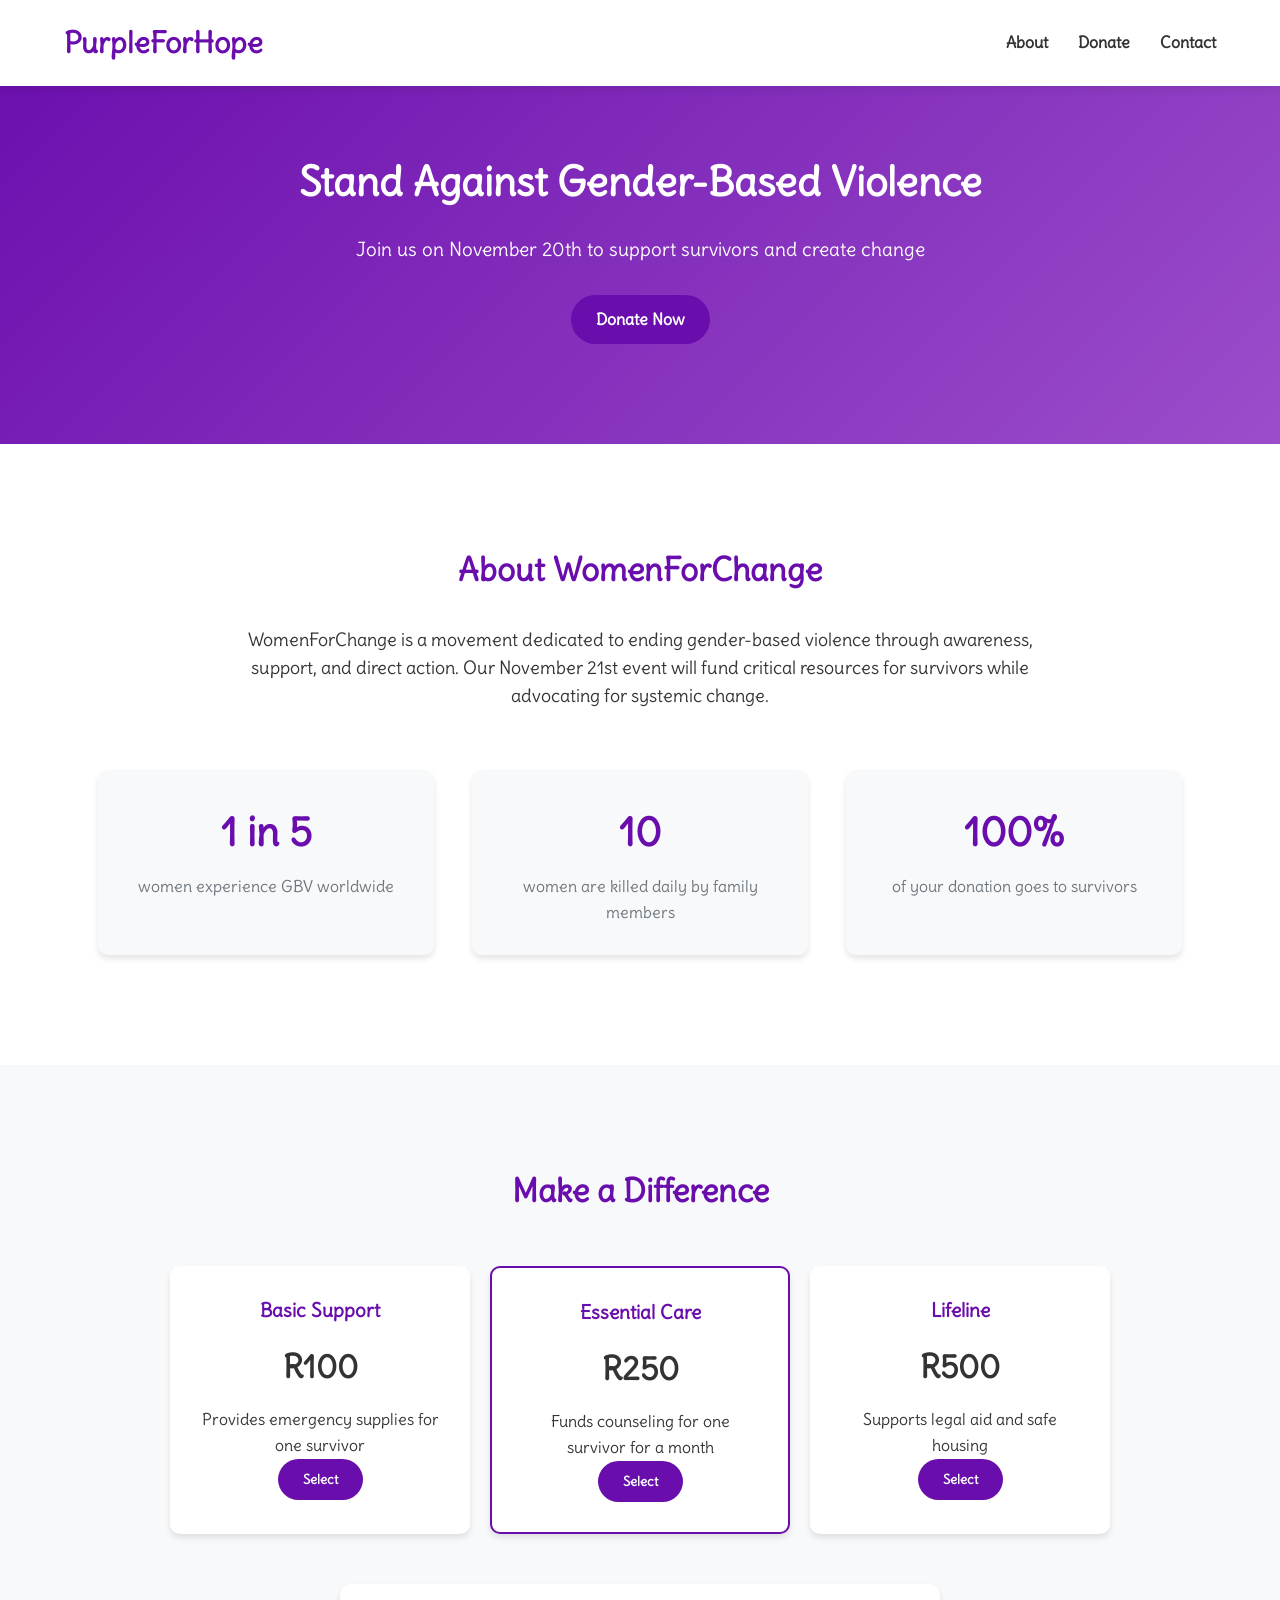
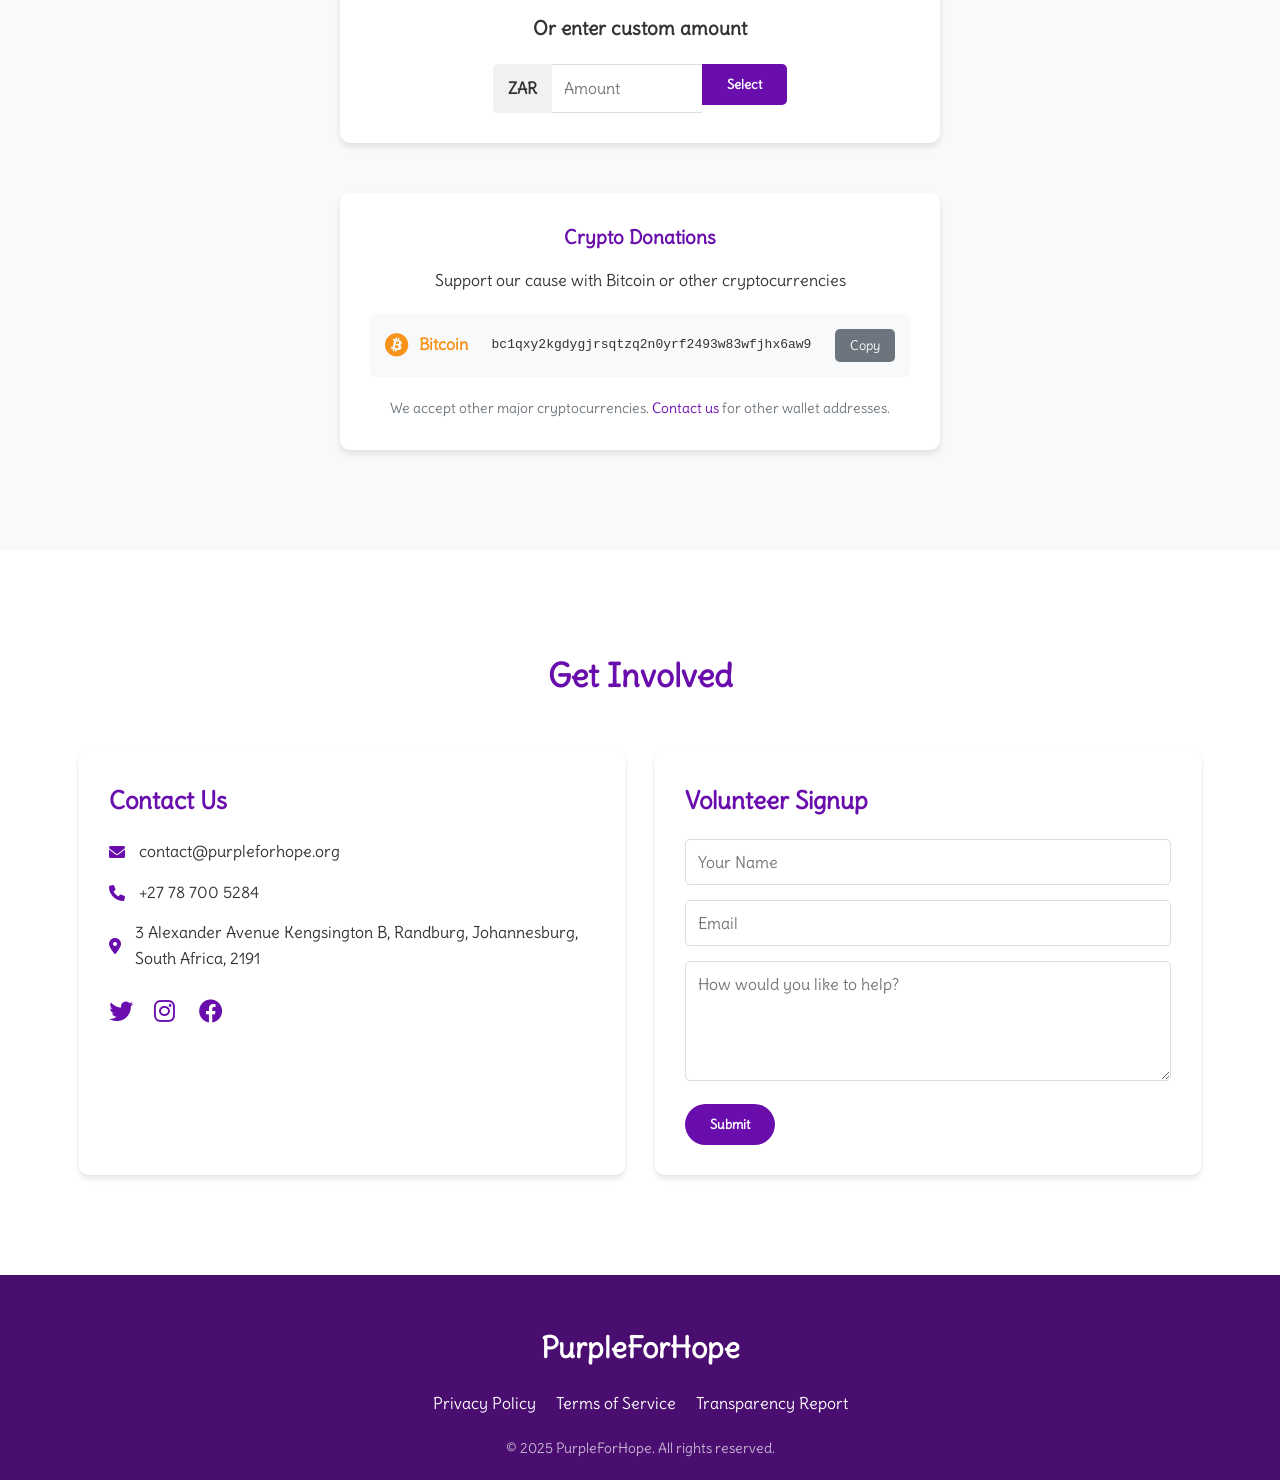
<file: index.html>
<!DOCTYPE html>
<html lang="en">
<head>
    <meta charset="UTF-8">
    <meta name="viewport" content="width=device-width, initial-scale=1.0">
    <title>Purple Hope - GBV Fundraiser</title>
    <link rel="stylesheet" href="style.css">
    <link rel="stylesheet" href="https://cdnjs.cloudflare.com/ajax/libs/font-awesome/6.0.0/css/all.min.css">
</head>
<body>
    <header class="header">
        <div class="container">
            <h1 class="logo">PurpleForHope</h1>
            <nav class="nav">
                <ul>
                    <li><a href="#about">About</a></li>
                    <li><a href="#donate">Donate</a></li>
                    <li><a href="#contact">Contact</a></li>
                </ul>
            </nav>
        </div>
    </header>

    <section class="hero">
        <div class="container">
            <div class="hero-content">
                <h2>Stand Against Gender-Based Violence</h2>
                <p>Join us on November 20th to support survivors and create change</p>
                <a href="#donate" class="btn">Donate Now</a>
            </div>
        </div>
    </section>

    <section id="about" class="about">
        <div class="container">
            <h2>About WomenForChange</h2>
            <p>WomenForChange is a movement dedicated to ending gender-based violence through awareness, support, and direct action. Our November 21st event will fund critical resources for survivors while advocating for systemic change.</p>
            <div class="stats">
                <div class="stat-item">
                    <div class="stat-number">1 in 5</div>
                    <div class="stat-label">women experience GBV worldwide</div>
                </div>
                <div class="stat-item">
                    <div class="stat-number">10</div>
                    <div class="stat-label">women are killed daily by family members</div>
                </div>
                <div class="stat-item">
                    <div class="stat-number">100%</div>
                    <div class="stat-label">of your donation goes to survivors</div>
                </div>
            </div>
        </div>
    </section>

    <section id="donate" class="donate">
        <div class="container">
            <h2>Make a Difference</h2>
            <div class="donation-options">
                <div class="donation-card">
                    <h3>Basic Support</h3>
                    <p class="amount">R100</p>
                    <p>Provides emergency supplies for one survivor</p>
                    <a href="payment.html"><button class="btn">Select</button></a>
                </div>
                <div class="donation-card highlight">
                    <h3>Essential Care</h3>
                    <p class="amount">R250</p>
                    <p>Funds counseling for one survivor for a month</p>
                    <a href="payment.html"><button class="btn">Select</button></a>
                </div>
                <div class="donation-card">
                    <h3>Lifeline</h3>
                    <p class="amount">R500</p>
                    <p>Supports legal aid and safe housing</p>
                    <a href="payment.html"><button class="btn">Select</button></a>
                </div>
            </div>
            <div class="custom-donation">
                <h3>Or enter custom amount</h3>
                <div class="input-group">
                    <span>ZAR</span>
                    <input type="number" placeholder="Amount" min="1">
                    <a href="payment.html"><button class="btn">Select</button></a>
                </div>
            </div>
            <div class="crypto-donation">
                <h3>Crypto Donations</h3>
                <p>Support our cause with Bitcoin or other cryptocurrencies</p>
                <div class="crypto-address">
                    <div class="crypto-type">
                        <i class="fab fa-bitcoin"></i>
                        <span>Bitcoin</span>
                    </div>
                    <div class="address">bc1qxy2kgdygjrsqtzq2n0yrf2493w83wfjhx6aw9</div>
                    <button class="btn-copy">Copy</button>
                </div>
                <p class="note">We accept other major cryptocurrencies. <a href="#contact">Contact us</a> for other wallet addresses.</p>
            </div>
        </div>
    </section>

    <section id="contact" class="contact">
        <div class="container">
            <h2>Get Involved</h2>
            <div class="contact-content">
                <div class="contact-info">
                    <h3>Contact Us</h3>
                    <p><i class="fas fa-envelope"></i> contact@purpleforhope.org</p>
                    <p><i class="fas fa-phone"></i> +27 78 700 5284</p>
                    <p><i class="fas fa-map-marker-alt"></i>3 Alexander Avenue Kengsington B, Randburg, Johannesburg, South Africa, 2191</p>
                    <div class="social-links">
                        <a href="#"><i class="fab fa-twitter"></i></a>
                        <a href="#"><i class="fab fa-instagram"></i></a>
                        <a href="#"><i class="fab fa-facebook"></i></a>
                    </div>
                </div>
                <div class="volunteer-form">
                    <h3>Volunteer Signup</h3>
                    <form>
                        <input type="text" placeholder="Your Name" required>
                        <input type="email" placeholder="Email" required>
                        <textarea placeholder="How would you like to help?"></textarea>
                        <button type="submit" class="btn">Submit</button>
                    </form>
                </div>
            </div>
        </div>
    </section>

    <footer class="footer">
        <div class="container">
            <div class="footer-content">
                <div class="footer-logo">PurpleForHope</div>
                <div class="footer-links">
                    <a href="#">Privacy Policy</a>
                    <a href="#">Terms of Service</a>
                    <a href="#">Transparency Report</a>
                </div>
                <div class="copyright">
                    &copy; 2025 PurpleForHope. All rights reserved.
                </div>
            </div>
        </div>
    </footer>

    <script src="script.js"></script>
<!--  -->
</body>
</html>
</file>
<file: style.css>
@import url('https://fonts.googleapis.com/css2?family=Delius&display=swap');


:root {
    --primary-color: #6a0dad;
    --primary-light: #9b4dca;
    --primary-dark: #4a0d70;
    --secondary-color: #ff6b6b;
    --light-color: #f8f9fa;
    --dark-color: #333;
    --gray-color: #6c757d;
}



* {
    margin: 0;
    padding: 0;
    box-sizing: border-box;
    font-family: 'Delius', Tahoma, Geneva, Verdana, sans-serif;
}

body {
    line-height: 1.6;
    color: var(--dark-color);
    background-color: #fff;
}

.container {
    width: 90%;
    max-width: 1200px;
    margin: 0 auto;
    padding: 0 15px;
}

.btn {
    display: inline-block;
    background-color: var(--primary-color);
    color: white;
    padding: 12px 25px;
    border-radius: 30px;
    text-decoration: none;
    font-weight: 600;
    transition: all 0.3s ease;
    border: none;
    cursor: pointer;
}

.btn:hover {
    background-color: var(--primary-dark);
    transform: translateY(-2px);
    box-shadow: 0 4px 8px rgba(0, 0, 0, 0.1);
}

/* Header styles */
.header {
    background-color: white;
    box-shadow: 0 2px 10px rgba(0, 0, 0, 0.1);
    position: fixed;
    width: 100%;
    z-index: 1000;
}

.header .container {
    display: flex;
    justify-content: space-between;
    align-items: center;
    padding: 20px 0;
}

.logo {
    color: var(--primary-color);
    font-size: 1.8rem;
    font-weight: 700;
}

.nav ul {
    display: flex;
    list-style: none;
}

.nav ul li {
    margin-left: 30px;
}

.nav ul li a {
    color: var(--dark-color);
    text-decoration: none;
    font-weight: 600;
    transition: color 0.3s;
}

.nav ul li a:hover {
    color: var(--primary-color);
}

/* Hero section */
.hero {
    background: linear-gradient(135deg, var(--primary-color), var(--primary-light));
    color: white;
    padding: 150px 0 100px;
    text-align: center;
}

.hero h2 {
    font-size: 2.5rem;
    margin-bottom: 20px;
}

.hero p {
    font-size: 1.2rem;
    margin-bottom: 30px;
    max-width: 700px;
    margin-left: auto;
    margin-right: auto;
}

/* About section */
.about {
    padding: 100px 0;
    text-align: center;
}

.about h2 {
    color: var(--primary-color);
    font-size: 2rem;
    margin-bottom: 30px;
}

.about p {
    max-width: 800px;
    margin: 0 auto 50px;
    font-size: 1.1rem;
}

.stats {
    display: flex;
    justify-content: space-around;
    flex-wrap: wrap;
    margin-top: 50px;
}

.stat-item {
    background-color: #f8f9fa;
    padding: 30px;
    border-radius: 10px;
    width: 30%;
    min-width: 250px;
    margin: 10px;
    box-shadow: 0 4px 6px rgba(0, 0, 0, 0.1);
}

.stat-number {
    font-size: 2.5rem;
    font-weight: 700;
    color: var(--primary-color);
    margin-bottom: 10px;
}

.stat-label {
    color: var(--gray-color);
    font-size: 1rem;
}

/* Donate section */
.donate {
    padding: 100px 0;
    background-color: #f8f9fa;
    text-align: center;
}

.donate h2 {
    color: var(--primary-color);
    font-size: 2rem;
    margin-bottom: 50px;
}

.donation-options {
    display: flex;
    justify-content: center;
    flex-wrap: wrap;
    gap: 20px;
    margin-bottom: 50px;
}

.donation-card {
    background-color: white;
    border-radius: 10px;
    padding: 30px;
    width: 300px;
    box-shadow: 0 4px 6px rgba(0, 0, 0, 0.1);
    transition: transform 0.3s, box-shadow 0.3s;
}

.donation-card:hover {
    transform: translateY(-5px);
    box-shadow: 0 8px 15px rgba(0, 0, 0, 0.1);
}

.donation-card.highlight {
    border: 2px solid var(--primary-color);
    position: relative;
}

.donation-card h3 {
    color: var(--primary-color);
    margin-bottom: 15px;
}

.amount {
    font-size: 2rem;
    font-weight: 700;
    margin-bottom: 15px;
    color: var(--dark-color);
}

.custom-donation {
    background-color: white;
    padding: 30px;
    border-radius: 10px;
    max-width: 600px;
    margin: 0 auto 50px;
    box-shadow: 0 4px 6px rgba(0, 0, 0, 0.1);
}

.input-group {
    display: flex;
    justify-content: center;
    margin-top: 20px;
}

.input-group span {
    background-color: #f1f1f1;
    padding: 12px 15px;
    border-radius: 5px 0 0 5px;
    font-weight: 600;
}

.input-group input {
    padding: 12px;
    border: 1px solid #ddd;
    border-left: none;
    border-right: none;
    width: 150px;
    font-size: 1rem;
}

.input-group button {
    border-radius: 0 5px 5px 0;
}

.crypto-donation {
    background-color: white;
    padding: 30px;
    border-radius: 10px;
    max-width: 600px;
    margin: 0 auto;
    box-shadow: 0 4px 6px rgba(0, 0, 0, 0.1);
}

.crypto-donation h3 {
    color: var(--primary-color);
    margin-bottom: 15px;
}

.crypto-address {
    display: flex;
    align-items: center;
    justify-content: space-between;
    background-color: #f8f9fa;
    padding: 15px;
    border-radius: 5px;
    margin: 20px 0;
}

.crypto-type {
    display: flex;
    align-items: center;
    color: #f7931a;
    font-weight: 600;
}

.crypto-type i {
    font-size: 1.5rem;
    margin-right: 10px;
}

.address {
    font-family: monospace;
    word-break: break-all;
    margin: 0 15px;
}

.btn-copy {
    background-color: var(--gray-color);
    color: white;
    border: none;
    padding: 8px 15px;
    border-radius: 5px;
    cursor: pointer;
    transition: background-color 0.3s;
}

.btn-copy:hover {
    background-color: #5a6268;
}

.note {
    font-size: 0.9rem;
    color: var(--gray-color);
}

.note a {
    color: var(--primary-color);
    text-decoration: none;
}

/* Contact section */
.contact {
    padding: 100px 0;
    text-align: center;
}

.contact h2 {
    color: var(--primary-color);
    font-size: 2rem;
    margin-bottom: 50px;
}

.contact-content {
    display: flex;
    justify-content: space-between;
    flex-wrap: wrap;
    gap: 30px;
}

.contact-info, .volunteer-form {
    flex: 1;
    min-width: 300px;
    background-color: white;
    padding: 30px;
    border-radius: 10px;
    box-shadow: 0 4px 6px rgba(0, 0, 0, 0.1);
    text-align: left;
}

.contact-info h3, .volunteer-form h3 {
    color: var(--primary-color);
    margin-bottom: 20px;
    font-size: 1.5rem;
}

.contact-info p {
    margin-bottom: 15px;
    display: flex;
    align-items: center;
}

.contact-info i {
    margin-right: 10px;
    color: var(--primary-color);
    width: 20px;
}

.social-links {
    display: flex;
    gap: 15px;
    margin-top: 20px;
}

.social-links a {
    color: var(--primary-color);
    font-size: 1.5rem;
    transition: color 0.3s;
}

.social-links a:hover {
    color: var(--primary-dark);
}

.volunteer-form input,
.volunteer-form textarea {
    width: 100%;
    padding: 12px;
    margin-bottom: 15px;
    border: 1px solid #ddd;
    border-radius: 5px;
    font-size: 1rem;
}

.volunteer-form textarea {
    height: 120px;
    resize: vertical;
}

/* Footer */
.footer {
    background-color: var(--primary-dark);
    color: white;
    padding: 50px 0 20px;
}

.footer-content {
    display: flex;
    flex-direction: column;
    align-items: center;
    text-align: center;
}

.footer-logo {
    font-size: 1.8rem;
    font-weight: 700;
    margin-bottom: 20px;
    color: white;
}

.footer-links {
    display: flex;
    gap: 20px;
    margin-bottom: 20px;
    flex-wrap: wrap;
    justify-content: center;
}

.footer-links a {
    color: white;
    text-decoration: none;
    transition: color 0.3s;
}

.footer-links a:hover {
    color: var(--secondary-color);
}

.copyright {
    color: rgba(255, 255, 255, 0.7);
    font-size: 0.9rem;
}

/* Responsive adjustments */
@media (max-width: 768px) {
    .header .container {
        flex-direction: column;
    }

    .nav ul {
        margin-top: 20px;
    }

    .nav ul li {
        margin-left: 15px;
        margin-right: 15px;
    }

    .hero {
        padding: 120px 0 80px;
    }

    .hero h2 {
        font-size: 2rem;
    }

    .stats {
        flex-direction: column;
        align-items: center;
    }

    .stat-item {
        width: 100%;
        margin-bottom: 20px;
    }

    .donation-options {
        flex-direction: column;
        align-items: center;
    }

    .donation-card {
        width: 100%;
        max-width: 300px;
    }

    .contact-content {
        flex-direction: column;
        align-items: center;
    }

    .contact-info, .volunteer-form {
        width: 100%;
    }
}

@media (max-width: 480px) {
    .hero h2 {
        font-size: 1.8rem;
    }

    .hero p {
        font-size: 1rem;
    }

    .input-group {
        flex-direction: column;
    }

    .input-group span,
    .input-group input,
    .input-group button {
        width: 100%;
        border-radius: 5px;
        margin-bottom: 5px;
    }

    .crypto-address {
        flex-direction: column;
        align-items: flex-start;
    }

    .address {
        margin: 10px 0;
    }

    .btn-copy {
        align-self: flex-end;
    }
}
</file>
